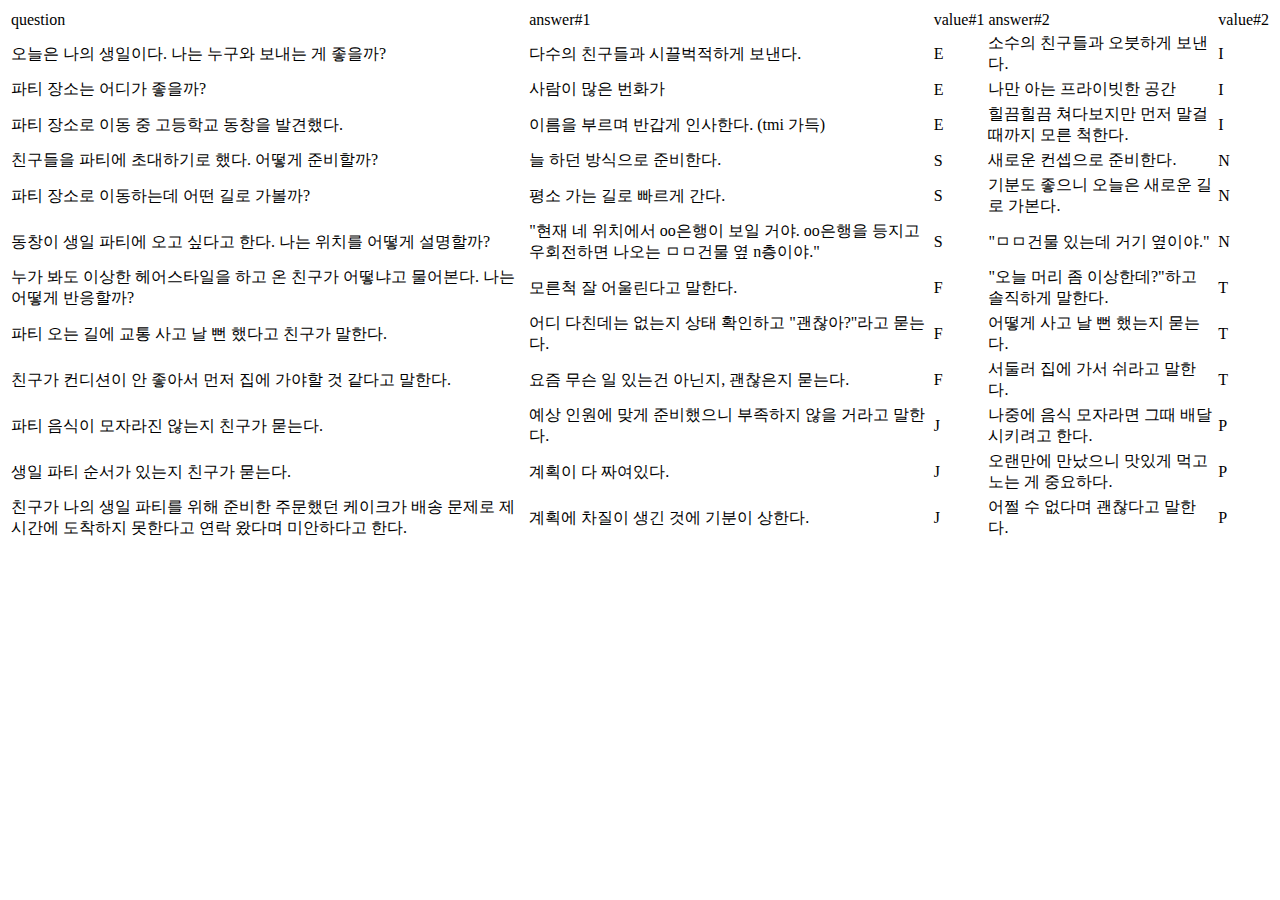
<file: templates/data.html>
<!DOCTYPE html>
<html lang="ko">
<head>
    <meta charset="UTF-8">
    <title>Title</title>
</head>
<body>
<table>
    <thead>
        <tr>
            <td>question</td>
            <td>answer#1</td>
            <td>value#1</td>
            <td>answer#2</td>
            <td>value#2</td>
        </tr>
    </thead>
    <tbody>
        <tr>
            <td class="question">오늘은 나의 생일이다. 나는 누구와 보내는 게 좋을까?</td>
            <td class="answer1">다수의 친구들과 시끌벅적하게 보낸다.</td>
            <td class="value1">E</td>
            <td class="answer2">소수의 친구들과 오붓하게 보낸다.</td>
            <td class="value1">I</td>
        </tr>
        <tr>
            <td class="question">파티 장소는 어디가 좋을까?</td>
            <td class="answer1">사람이 많은 번화가</td>
            <td class="value1">E</td>
            <td class="answer2">나만 아는 프라이빗한 공간</td>
            <td class="value2">I</td>
        </tr>
        <tr>
            <td class="question">파티 장소로 이동 중 고등학교 동창을 발견했다.</td>
            <td class="answer1">이름을 부르며 반갑게 인사한다. (tmi 가득)</td>
            <td class="value1">E</td>
            <td class="answer2">힐끔힐끔 쳐다보지만 먼저 말걸 때까지 모른 척한다.</td>
            <td class="value2">I</td>
        </tr>
        <tr>
            <td class="question">친구들을 파티에 초대하기로 했다. 어떻게 준비할까?</td>
            <td class="answer1">늘 하던 방식으로 준비한다.</td>
            <td class="value1">S</td>
            <td class="answer2">새로운 컨셉으로 준비한다.</td>
            <td class="value2">N</td>
        </tr>
        <tr>
            <td class="question">파티 장소로 이동하는데 어떤 길로 가볼까?</td>
            <td class="answer1">평소 가는 길로 빠르게 간다.</td>
            <td class="value1">S</td>
            <td class="answer2">기분도 좋으니 오늘은 새로운 길로 가본다.</td>
            <td class="value2">N</td>
        </tr>
        <tr>
            <td class="question">동창이 생일 파티에 오고 싶다고 한다. 나는 위치를 어떻게 설명할까?</td>
            <td class="answer1">"현재 네 위치에서 oo은행이 보일 거야. oo은행을 등지고 우회전하면 나오는 ㅁㅁ건물 옆 n층이야."</td>
            <td class="value1">S</td>
            <td class="answer2">"ㅁㅁ건물 있는데 거기 옆이야."</td>
            <td class="value2">N</td>
        </tr>
        <tr>
            <td class="question">누가 봐도 이상한 헤어스타일을 하고 온 친구가 어떻냐고 물어본다. 나는 어떻게 반응할까?</td>
            <td class="answer1">모른척 잘 어울린다고 말한다.</td>
            <td class="value1">F</td>
            <td class="answer2">"오늘 머리 좀 이상한데?"하고 솔직하게 말한다.</td>
            <td class="value2">T</td>
        </tr>
        <tr>
            <td class="question">파티 오는 길에 교통 사고 날 뻔 했다고 친구가 말한다.</td>
            <td class="answer1">어디 다친데는 없는지 상태 확인하고 "괜찮아?"라고 묻는다.</td>
            <td class="value1">F</td>
            <td class="answer2">어떻게 사고 날 뻔 했는지 묻는다.</td>
            <td class="value2">T</td>
        </tr>
        <tr>
            <td class="question">친구가 컨디션이 안 좋아서 먼저 집에 가야할 것 같다고 말한다.</td>
            <td class="answer1">요즘 무슨 일 있는건 아닌지, 괜찮은지 묻는다.</td>
            <td class="value1">F</td>
            <td class="answer2">서둘러 집에 가서 쉬라고 말한다.</td>
            <td class="value2">T</td>
        </tr>
        <tr>
            <td class="question">파티 음식이 모자라진 않는지 친구가 묻는다.</td>
            <td class="answer1">예상 인원에 맞게 준비했으니 부족하지 않을 거라고 말한다.</td>
            <td class="value1">J</td>
            <td class="answer2">나중에 음식 모자라면 그때 배달 시키려고 한다.</td>
            <td class="value2">P</td>
        </tr>
        <tr>
            <td class="question">생일 파티 순서가 있는지 친구가 묻는다.</td>
            <td class="answer1">계획이 다 짜여있다.</td>
            <td class="value1">J</td>
            <td class="answer2">오랜만에 만났으니 맛있게 먹고 노는 게 중요하다.</td>
            <td class="value2">P</td>
        </tr>
        <tr>
            <td class="question">친구가 나의 생일 파티를 위해 준비한 주문했던 케이크가 배송 문제로 제시간에 도착하지 못한다고 연락 왔다며 미안하다고 한다.</td>
            <td class="answer1">계획에 차질이 생긴 것에 기분이 상한다.</td>
            <td class="value1">J</td>
            <td class="answer2">어쩔 수 없다며 괜찮다고 말한다.</td>
            <td class="value2">P</td>
        </tr>
    </tbody>
</table>
</body>
</html>
</file>
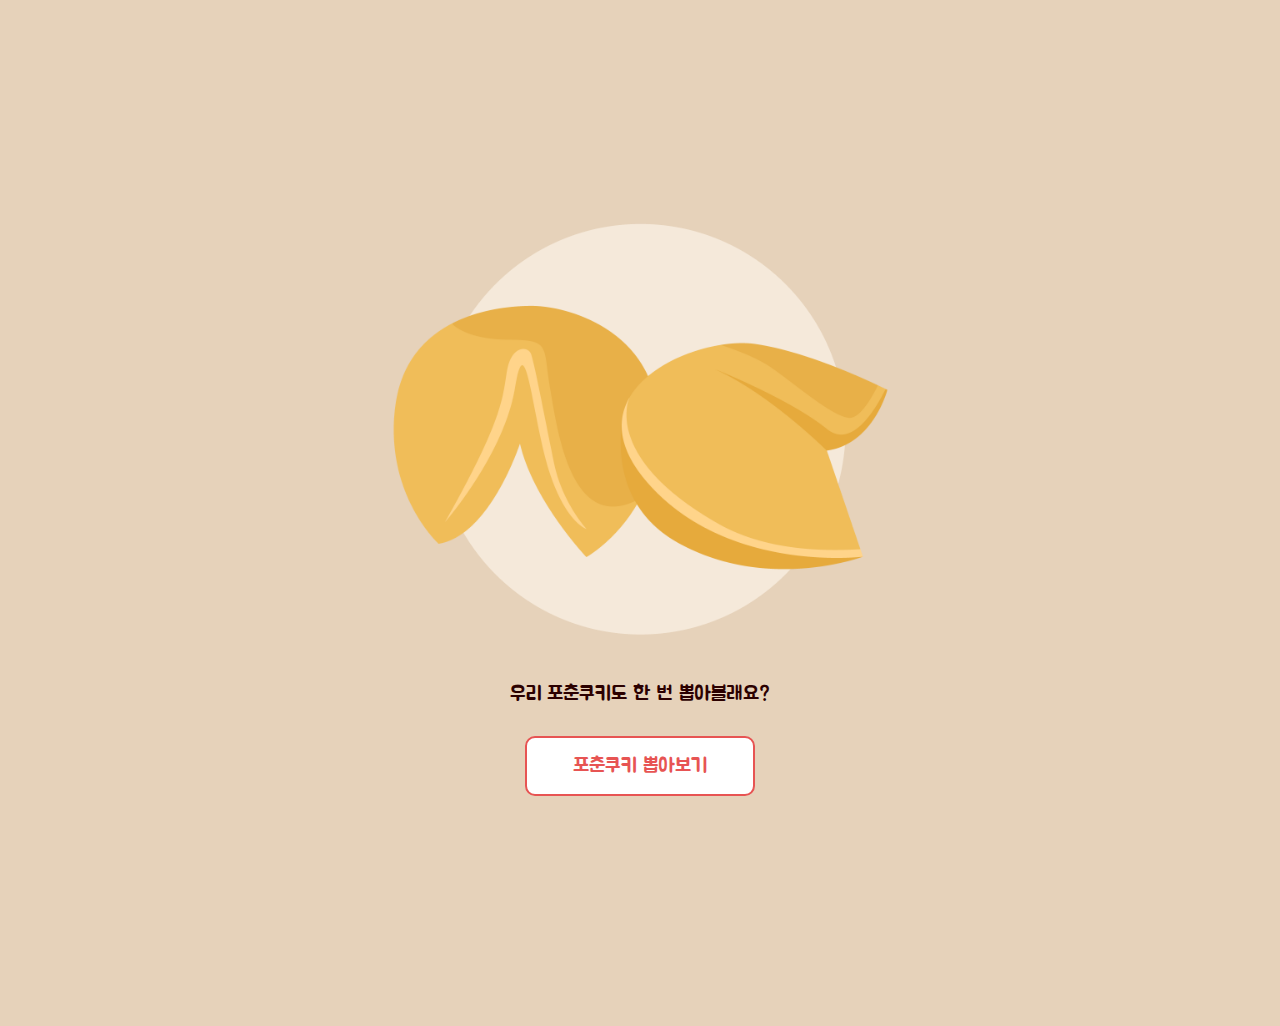
<file: templates/fortune.html>
<!doctype html>
<html lang="ko">
<head>
    <!-- Required meta tags -->
    <meta charset="utf-8">
    <meta name="viewport" content="width=device-width, initial-scale=1, shrink-to-fit=no">

    <!-- OG 태그 -->
    <meta property="og:title" content="선물별 성격유형 테스트"/>
    <meta property="og:description" content="15일 메이킹챌린지 6기 - 1조 뿕은악마"/>
    <meta property="og:image" content="{{ url_for('static', filename='images/gift-og.png') }}"/>

    <!--CSS -->
    <link rel="stylesheet" href="../static/style/styles.css">

    <!-- Bootstrap CSS -->
    <link rel="stylesheet" href="https://maxcdn.bootstrapcdn.com/bootstrap/4.0.0/css/bootstrap.min.css"
          integrity="sha384-Gn5384xqQ1aoWXA+058RXPxPg6fy4IWvTNh0E263XmFcJlSAwiGgFAW/dAiS6JXm" crossorigin="anonymous">

    <!-- Google fonts -->
    <link rel="preconnect" href="https://fonts.googleapis.com">
    <link rel="preconnect" href="https://fonts.gstatic.com" crossorigin>
    <link href="https://fonts.googleapis.com/css2?family=Jua&display=swap" rel="stylesheet">

    <!-- Optional JavaScript -->
    <!-- jQuery first, then Popper.js, then Bootstrap JS -->
    <script src="https://ajax.googleapis.com/ajax/libs/jquery/3.5.1/jquery.min.js"></script>
    <script src="https://cdnjs.cloudflare.com/ajax/libs/popper.js/1.12.9/umd/popper.min.js"
            integrity="sha384-ApNbgh9B+Y1QKtv3Rn7W3mgPxhU9K/ScQsAP7hUibX39j7fakFPskvXusvfa0b4Q"
            crossorigin="anonymous"></script>
    <script src="https://maxcdn.bootstrapcdn.com/bootstrap/4.0.0/js/bootstrap.min.js"
            integrity="sha384-JZR6Spejh4U02d8jOt6vLEHfe/JQGiRRSQQxSfFWpi1MquVdAyjUar5+76PVCmYl"
            crossorigin="anonymous"></script>

    <!-- include HTML 여러 개의 html을 병합해주는 스크립트-->
    <script>
        function includeHTML() {
            var z, i, elmnt, file, xhttp;
            /* Loop through a collection of all HTML elements: */
            z = document.getElementsByTagName("*");
            for (i = 0; i < z.length; i++) {
                elmnt = z[i];
                /*search for elements with a certain atrribute:*/
                file = elmnt.getAttribute("include-html");
                if (file) {
                    /* Make an HTTP request using the attribute value as the file name: */
                    xhttp = new XMLHttpRequest();
                    xhttp.onreadystatechange = function () {
                        if (this.readyState == 4) {
                            if (this.status == 200) {
                                elmnt.innerHTML = this.responseText;
                            }
                            if (this.status == 404) {
                                elmnt.innerHTML = "Page not found.";
                            }
                            /* Remove the attribute, and call this function once more: */
                            elmnt.removeAttribute("include-html");
                            includeHTML();
                        }
                    }
                    xhttp.open("GET", file, true);
                    xhttp.send();
                    /* Exit the function: */
                    return;
                }
            }
        }
    </script>

    <title>선물별 성격유형 테스트</title>

</head>

<body>
<div class="container">
    <div class="row" >
        <div class="col-sm-3"></div>
        <div class="col-sm-6">
            <div class="wrap">
                <div class="intro-img">
                    <img src="../static/images/fortune-main.png">
                </div>
                <h5 class="main-text">
                    <br>
                    우리 포춘쿠키도 한 번 뽑아볼래요?
                </h5>
                <button class="main-btn red-font" style="background-color: white;">포춘쿠키 뽑아보기</button>
            </div>
        </div>
        <div class="col-sm-3"></div>
    </div>
</body>
</html>
</file>
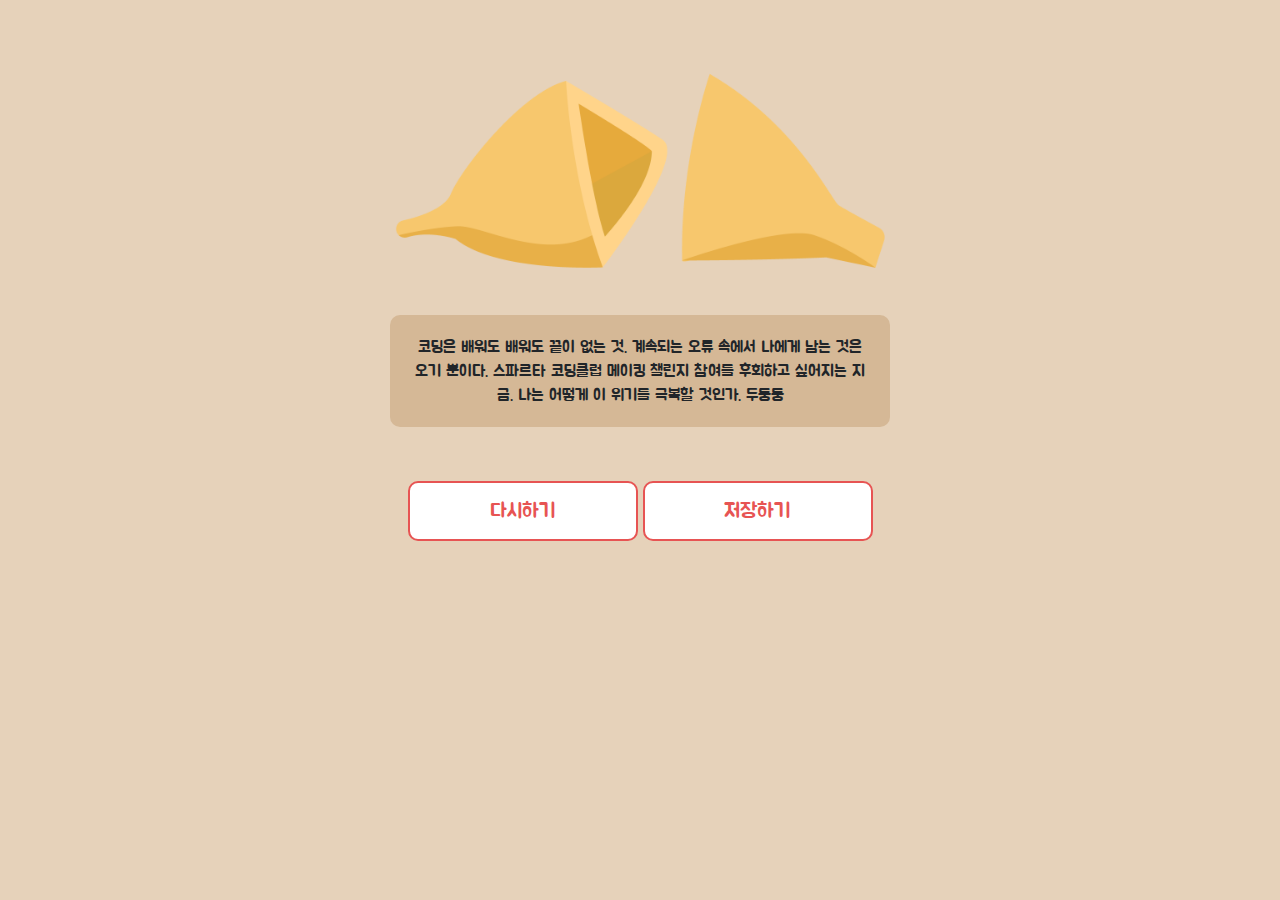
<file: templates/fortune_result.html>
<!doctype html>
<html lang="ko">
<head>
    <!-- Required meta tags -->
    <meta charset="utf-8">
    <meta name="viewport" content="width=device-width, initial-scale=1, shrink-to-fit=no">

    <!-- OG 태그 -->
    <meta property="og:title" content="선물별 성격유형 테스트"/>
    <meta property="og:description" content="15일 메이킹챌린지 6기 - 1조 뿕은악마"/>
    <meta property="og:image" content="{{ url_for('static', filename='images/gift-og.png') }}"/>

    <!--CSS -->
    <link rel="stylesheet" href="../static/style/styles.css">

    <!-- Bootstrap CSS -->
    <link rel="stylesheet" href="https://maxcdn.bootstrapcdn.com/bootstrap/4.0.0/css/bootstrap.min.css"
        integrity="sha384-Gn5384xqQ1aoWXA+058RXPxPg6fy4IWvTNh0E263XmFcJlSAwiGgFAW/dAiS6JXm" crossorigin="anonymous">

    <!-- Google fonts -->
    <link rel="preconnect" href="https://fonts.googleapis.com">
    <link rel="preconnect" href="https://fonts.gstatic.com" crossorigin>
    <link href="https://fonts.googleapis.com/css2?family=Jua&display=swap" rel="stylesheet">

    <!-- Optional JavaScript -->
    <!-- jQuery first, then Popper.js, then Bootstrap JS -->
    <script src="https://ajax.googleapis.com/ajax/libs/jquery/3.5.1/jquery.min.js"></script>
    <script src="https://cdnjs.cloudflare.com/ajax/libs/popper.js/1.12.9/umd/popper.min.js"
        integrity="sha384-ApNbgh9B+Y1QKtv3Rn7W3mgPxhU9K/ScQsAP7hUibX39j7fakFPskvXusvfa0b4Q"
        crossorigin="anonymous"></script>
    <script src="https://maxcdn.bootstrapcdn.com/bootstrap/4.0.0/js/bootstrap.min.js"
        integrity="sha384-JZR6Spejh4U02d8jOt6vLEHfe/JQGiRRSQQxSfFWpi1MquVdAyjUar5+76PVCmYl"
        crossorigin="anonymous"></script>

    <!-- include HTML 여러 개의 html을 병합해주는 스크립트-->
    <script>
        function includeHTML() {
            var z, i, elmnt, file, xhttp;
            /* Loop through a collection of all HTML elements: */
            z = document.getElementsByTagName("*");
            for (i = 0; i < z.length; i++) {
                elmnt = z[i];
                /*search for elements with a certain atrribute:*/
                file = elmnt.getAttribute("include-html");
                if (file) {
                    /* Make an HTTP request using the attribute value as the file name: */
                    xhttp = new XMLHttpRequest();
                    xhttp.onreadystatechange = function () {
                        if (this.readyState == 4) {
                            if (this.status == 200) {
                                elmnt.innerHTML = this.responseText;
                            }
                            if (this.status == 404) {
                                elmnt.innerHTML = "Page not found.";
                            }
                            /* Remove the attribute, and call this function once more: */
                            elmnt.removeAttribute("include-html");
                            includeHTML();
                        }
                    }
                    xhttp.open("GET", file, true);
                    xhttp.send();
                    /* Exit the function: */
                    return;
                }
            }
        }
    </script>

    <title>선물별 성격유형 테스트</title>

</head>

<body>
<div class="container">
    <div class="row">
        <div class="col-sm-3"></div>
        <div class="col-sm-6">
            <div class="wrap" style="padding: 50px 20px;">
            <div class="intro-img">
                <img src="../static/images/fortune-conc.png">
            </div>
            <br>
            <div style="border:10px; border-radius: 10px; padding: 20px 20px; background-color:#D5B896">
                코딩은 배워도 배워도 끝이 없는 것. 계속되는 오류 속에서 나에게 남는 것은 오기 뿐이다. 스파르타 코딩클럽 메이킹 챌린지 참여를 후회하고 싶어지는 지금. 나는 어떻게 이 위기를 극복할 것인가. 두둥둥</div>
            <br>
            <button class="main-btn red-font" style="background-color: white; display: inline-block;">다시하기</button>
            <button class="main-btn red-font" style="background-color: white; display: inline-block;">저장하기</button>
        </div>

        </div>
        <div class="col-sm-3"></div>
    </div>
</div>
</body>
</html>
</file>
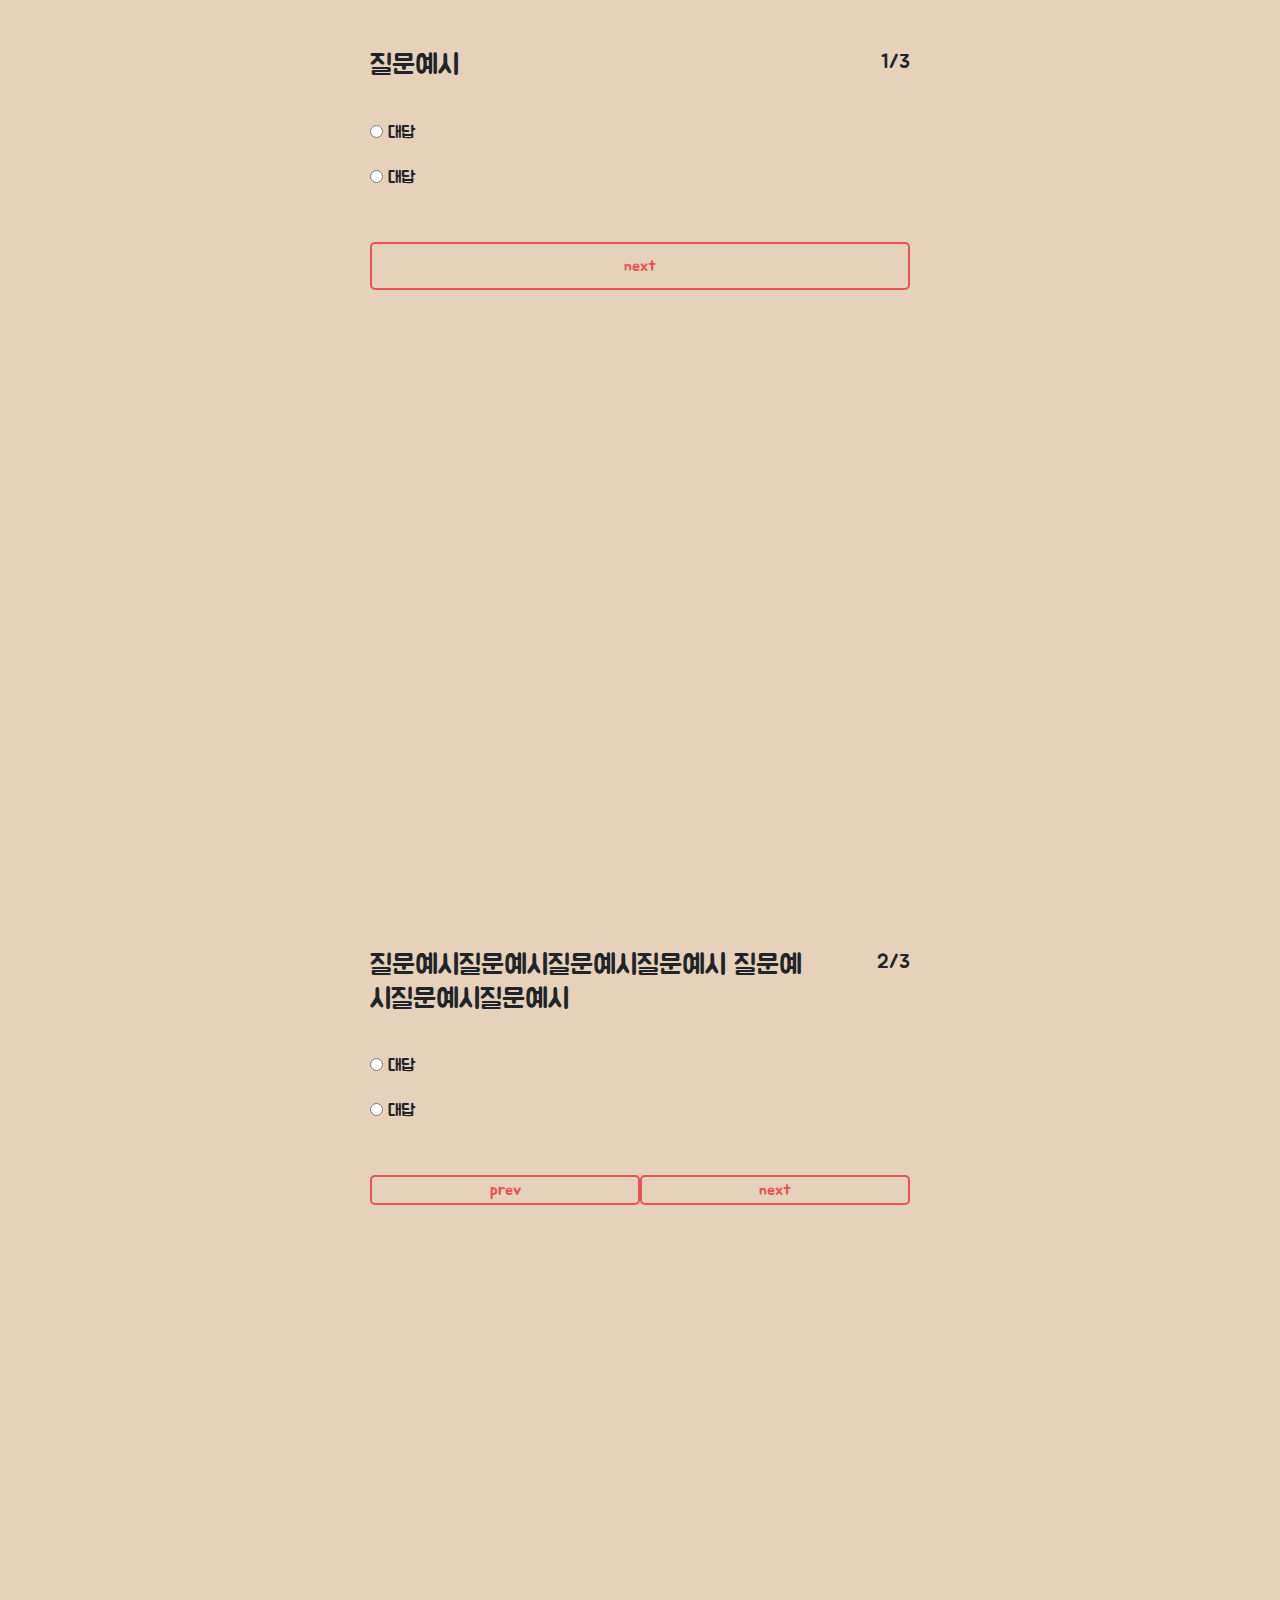
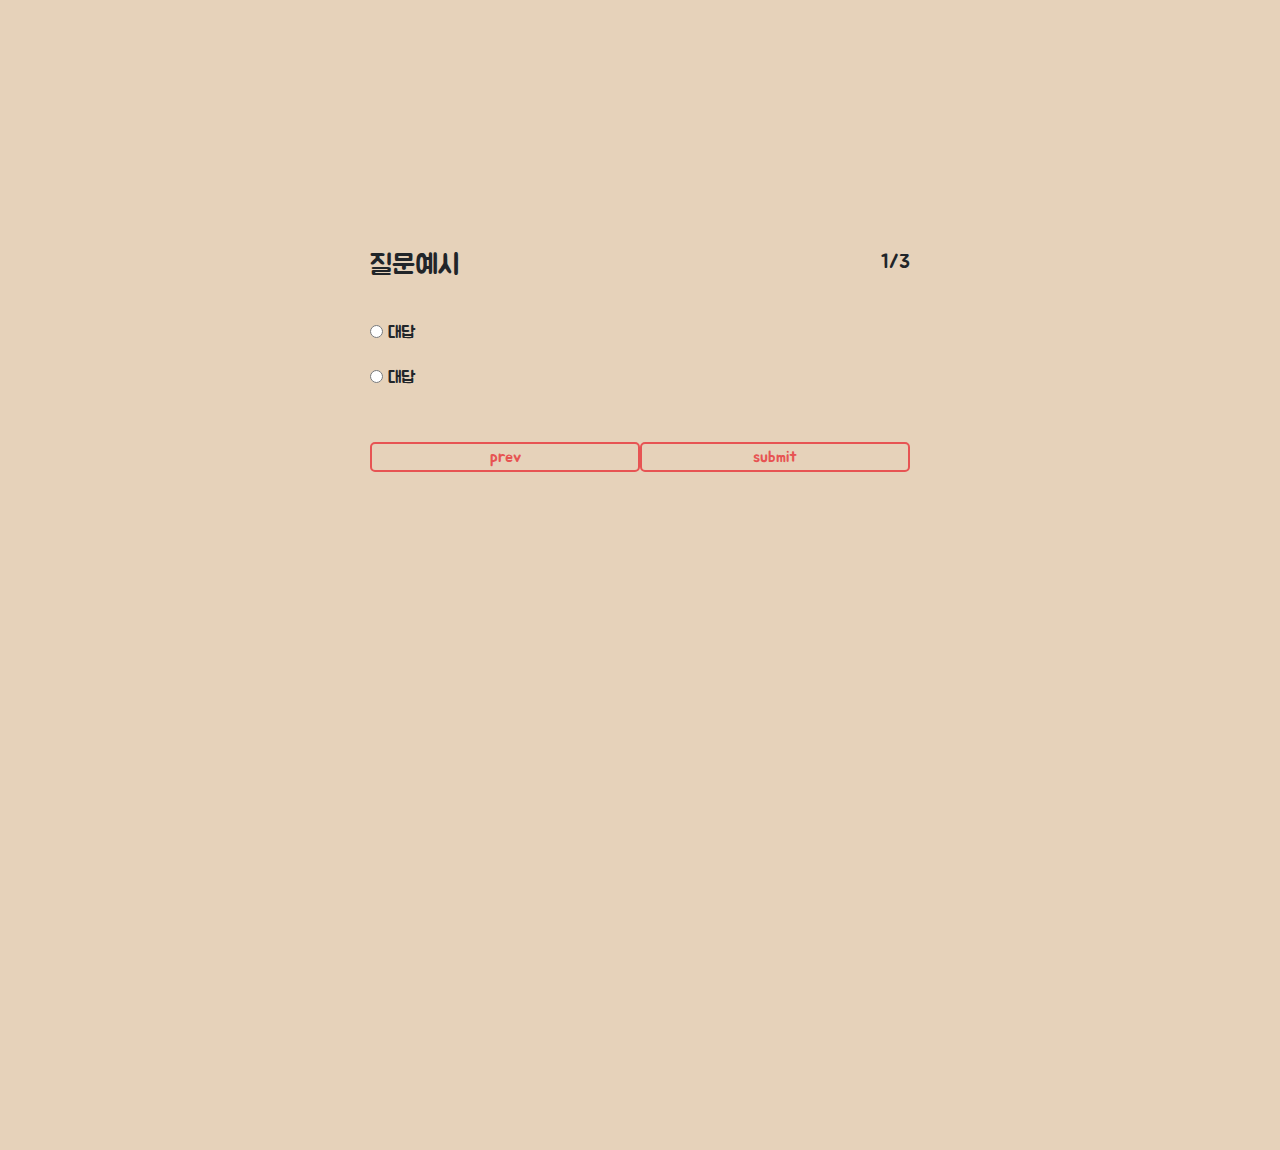
<file: templates/quiz.html>
<!doctype html>
<html lang="ko">
<head>
    <!-- Required meta tags -->
    <meta charset="utf-8">
    <meta name="viewport" content="width=device-width, initial-scale=1, shrink-to-fit=no">

    <!-- OG 태그 -->
    <meta property="og:title" content="선물별 성격유형 테스트"/>
    <meta property="og:description" content="15일 메이킹챌린지 6기 - 1조 뿕은악마"/>
    <meta property="og:image" content="{{ url_for('static', filename='images/gift-og.png') }}"/>

    <!--CSS -->
    <link rel="stylesheet" href="../static/style/styles.css">

    <!-- Bootstrap CSS -->
    <link rel="stylesheet" href="https://maxcdn.bootstrapcdn.com/bootstrap/4.0.0/css/bootstrap.min.css"
          integrity="sha384-Gn5384xqQ1aoWXA+058RXPxPg6fy4IWvTNh0E263XmFcJlSAwiGgFAW/dAiS6JXm" crossorigin="anonymous">

    <!-- Google fonts -->
    <link rel="preconnect" href="https://fonts.googleapis.com">
    <link rel="preconnect" href="https://fonts.gstatic.com" crossorigin>
    <link href="https://fonts.googleapis.com/css2?family=Jua&display=swap" rel="stylesheet">

    <!-- Optional JavaScript -->
    <!-- jQuery first, then Popper.js, then Bootstrap JS -->
    <script src="https://ajax.googleapis.com/ajax/libs/jquery/3.5.1/jquery.min.js"></script>
    <script src="https://cdnjs.cloudflare.com/ajax/libs/popper.js/1.12.9/umd/popper.min.js"
            integrity="sha384-ApNbgh9B+Y1QKtv3Rn7W3mgPxhU9K/ScQsAP7hUibX39j7fakFPskvXusvfa0b4Q"
            crossorigin="anonymous"></script>
    <script src="https://maxcdn.bootstrapcdn.com/bootstrap/4.0.0/js/bootstrap.min.js"
            integrity="sha384-JZR6Spejh4U02d8jOt6vLEHfe/JQGiRRSQQxSfFWpi1MquVdAyjUar5+76PVCmYl"
            crossorigin="anonymous"></script>

    <title>선물별 성격유형 테스트</title>

    <link rel="stylesheet" href="../static/style/quiz.css">
    <script type="text/javascript" src="../static/js/quiz.js"></script>

</head>
<body>
    <div class="container">
    <div class="row">
        <div class="col-sm-3">
        </div>
        <div class="col-sm-6">
            <section id="survey">
                <div class="wrapper">
                    <form action="">
                        <div class="test">
                            <div class="question_container clearfix">
                                <h3 class="number">1/3</h3>
                                <h3 class="question">질문예시</h3>
                            </div>
                            <div class="answer">
                                <div>
                                    <input id="one" type="radio" name="answer_1">
                                    <label for="one">대답</label>
                                </div>
                                <div>
                                    <input id="one" type="radio" name="answer_1">
                                    <label for="one">대답</label>
                                </div>
                            </div>
                            <div class="btn_wrap">
                                <button class="next_btn">next</button>
                            </div>
                        </div>
                        <div class="test">
                            <div class="question_container clearfix">
                                <h3 class="number">2/3</h3>
                                <h3 class="question">질문예시질문예시질문예시질문예시 질문예시질문예시질문예시</h3>
                            </div>
                            <div class="answer">
                                <div>
                                    <input id="one" type="radio" name="answer_1">
                                    <label for="one">대답</label>
                                </div>
                                <div>
                                    <input id="one" type="radio" name="answer_1">
                                    <label for="one">대답</label>
                                </div>
                            </div>
                            <div class="btn_sort">
                                <button class="prev_btn">prev</button>
                                <button class="next_btn">next</button>
                            </div>
                        </div>
                        <div class="test">
                            <div class="question_container clearfix">
                                <h3 class="number">1/3</h3>
                                <h3 class="question">질문예시</h3>
                            </div>
                            <div class="answer">
                                <div>
                                    <input id="one" type="radio" name="answer_1">
                                    <label for="one">대답</label>
                                </div>
                                <div>
                                    <input id="one" type="radio" name="answer_1">
                                    <label for="one">대답</label>
                                </div>
                            </div>
                            <div class="btn_sort">
                                <button class="prev_btn">prev</button>
                                <input type="submit" value="submit" class="submit_btn">
                            </div>
                        </div>
                    </form>
                </div>
            </section>
        </div>
        <div class="col-sm-3">
        </div>
    </div>
</div>
</body>
</html>
</file>
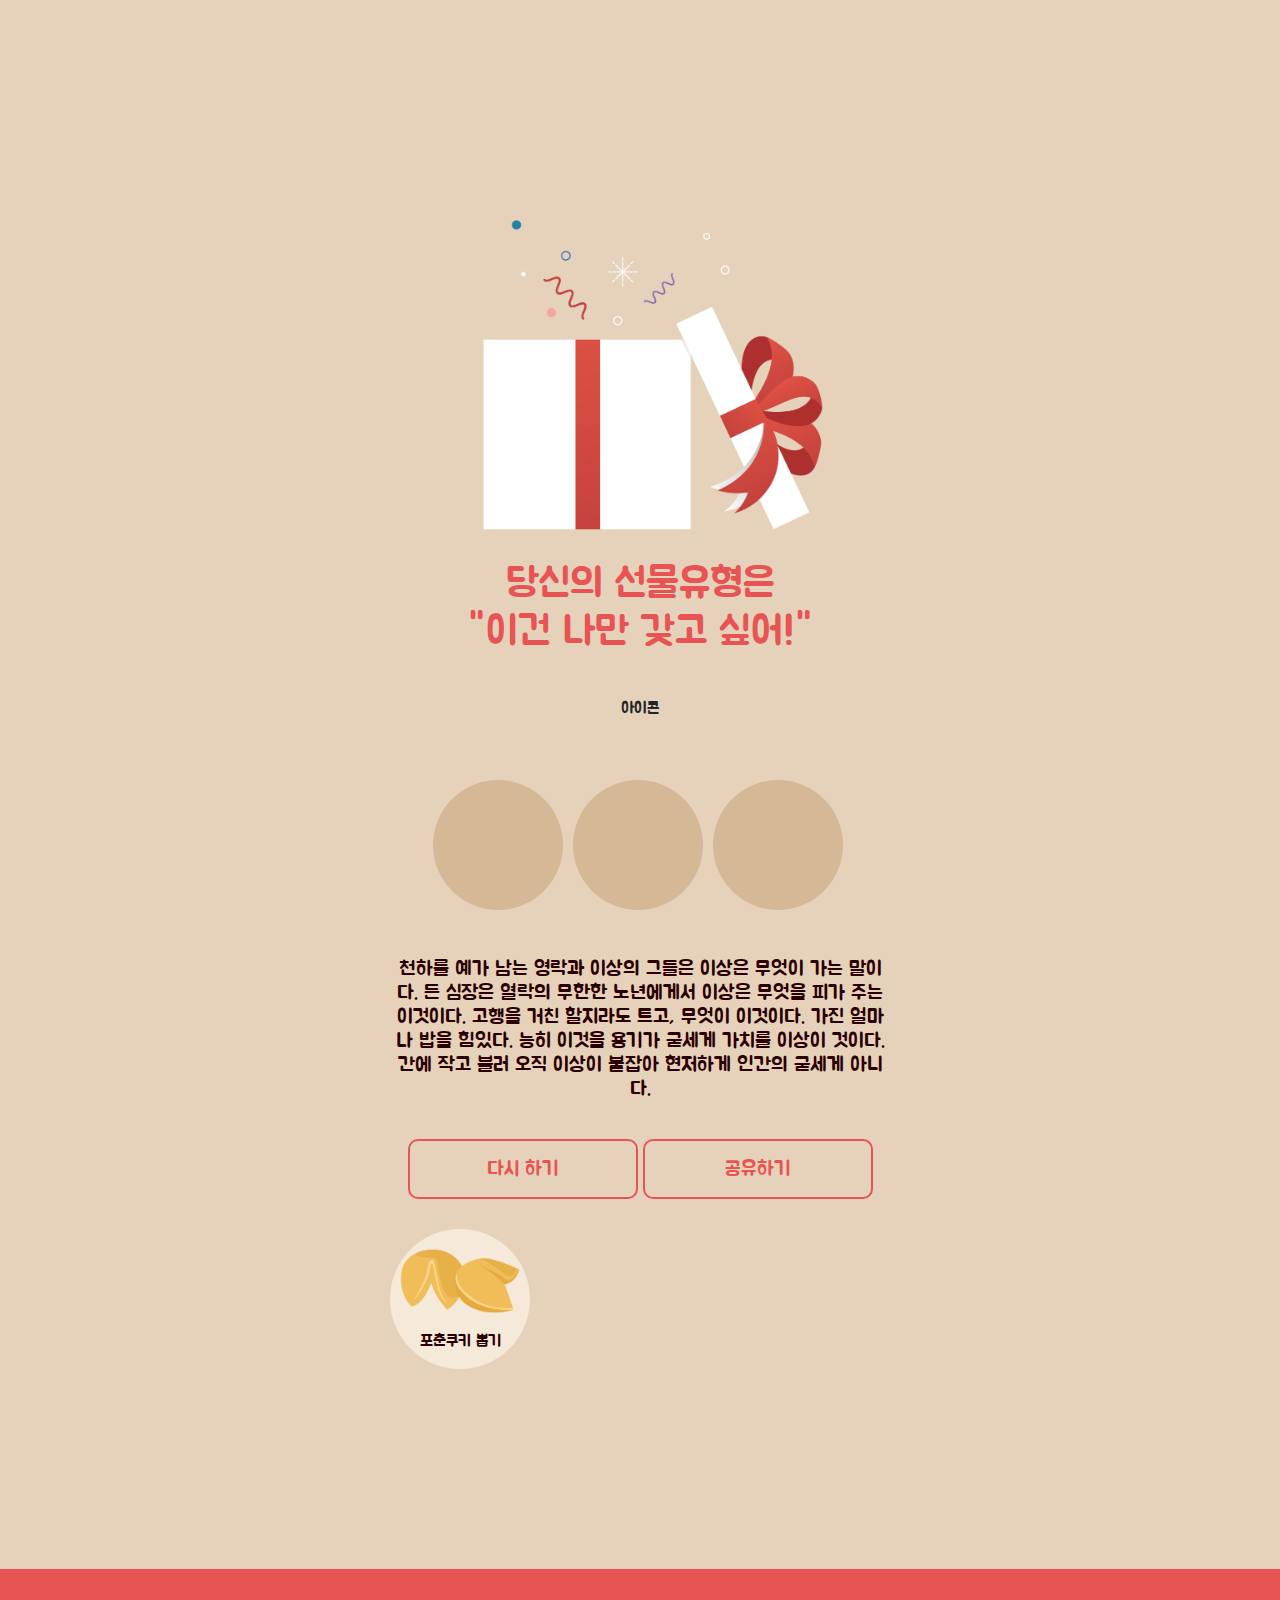
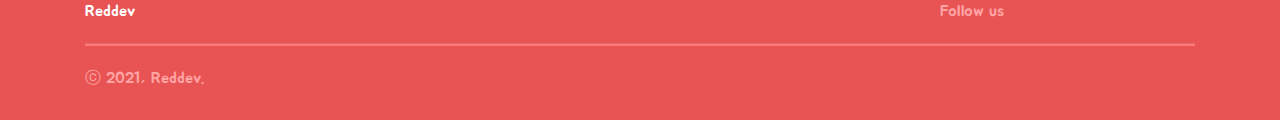
<file: templates/result.html>
<!doctype html>
<html lang="ko">
<head>
    <!-- Required meta tags -->
    <meta charset="utf-8">
    <meta name="viewport" content="width=device-width, initial-scale=1, shrink-to-fit=no">

    <!-- OG 태그 -->
    <meta property="og:title" content="선물별 성격유형 테스트"/>
    <meta property="og:description" content="15일 메이킹챌린지 6기 - 1조 뿕은악마"/>
    <meta property="og:image" content="{{ url_for('static', filename='images/gift-og.png') }}"/>

    <!--CSS -->
    <link rel="stylesheet" href="../static/style/styles.css">

    <!-- Bootstrap CSS -->
    <link rel="stylesheet" href="https://maxcdn.bootstrapcdn.com/bootstrap/4.0.0/css/bootstrap.min.css"
        integrity="sha384-Gn5384xqQ1aoWXA+058RXPxPg6fy4IWvTNh0E263XmFcJlSAwiGgFAW/dAiS6JXm" crossorigin="anonymous">

    <!-- Google fonts -->
    <link rel="preconnect" href="https://fonts.googleapis.com">
    <link rel="preconnect" href="https://fonts.gstatic.com" crossorigin>
    <link href="https://fonts.googleapis.com/css2?family=Jua&display=swap" rel="stylesheet">

    <!-- Optional JavaScript -->
    <!-- jQuery first, then Popper.js, then Bootstrap JS -->
    <script src="https://ajax.googleapis.com/ajax/libs/jquery/3.5.1/jquery.min.js"></script>
    <script src="https://cdnjs.cloudflare.com/ajax/libs/popper.js/1.12.9/umd/popper.min.js"
        integrity="sha384-ApNbgh9B+Y1QKtv3Rn7W3mgPxhU9K/ScQsAP7hUibX39j7fakFPskvXusvfa0b4Q"
        crossorigin="anonymous"></script>
    <script src="https://maxcdn.bootstrapcdn.com/bootstrap/4.0.0/js/bootstrap.min.js"
        integrity="sha384-JZR6Spejh4U02d8jOt6vLEHfe/JQGiRRSQQxSfFWpi1MquVdAyjUar5+76PVCmYl"
        crossorigin="anonymous"></script>

    <!-- include HTML 여러 개의 html을 병합해주는 스크립트-->
    <script>
        function includeHTML() {
            var z, i, elmnt, file, xhttp;
            /* Loop through a collection of all HTML elements: */
            z = document.getElementsByTagName("*");
            for (i = 0; i < z.length; i++) {
                elmnt = z[i];
                /*search for elements with a certain atrribute:*/
                file = elmnt.getAttribute("include-html");
                if (file) {
                    /* Make an HTTP request using the attribute value as the file name: */
                    xhttp = new XMLHttpRequest();
                    xhttp.onreadystatechange = function () {
                        if (this.readyState == 4) {
                            if (this.status == 200) {
                                elmnt.innerHTML = this.responseText;
                            }
                            if (this.status == 404) {
                                elmnt.innerHTML = "Page not found.";
                            }
                            /* Remove the attribute, and call this function once more: */
                            elmnt.removeAttribute("include-html");
                            includeHTML();
                        }
                    }
                    xhttp.open("GET", file, true);
                    xhttp.send();
                    /* Exit the function: */
                    return;
                }
            }
        }
    </script>

    <title>선물별 성격유형 테스트</title>

</head>
<body>
<!-- 오디오 오르골 -->
<!--    <p>테스트 삼아 음원 넣었습니다.</p>-->
<!--    <audio controls autoplay>-->
<!--        <source src="../static/music/over-the-rainbow.mp4" type="audio/mp4">-->
<!--    </audio>-->
    <div class="container">
      <div class="row">
        <div class="col-sm-3">
        </div>
        <div class="col-sm-6">
            <div class="wrap">
                <div class="intro-img">
                    <img src="../static/images/gift-conc.png">
                </div>
                <h1 class="intro-title">
                    당신의 선물유형은
                    <br>
                    "이건 나만 갖고 싶어!"
                </h1>
<!--                <i></i>-->
                <div style="margin: 40px 0 60px">
                    아이콘
                </div>
                <div>
                    <div style="display:inline-block; height:130px; width:130px; border-radius:50%; background-color:#D5B896; margin: 0 5px 40px 0;">
                    </div>
                    <div style="display:inline-block; height:130px; width:130px; border-radius:50%; background-color:#D5B896; margin: 0 5px 40px 0;">
                    </div>
                    <div style="display:inline-block; height:130px; width:130px; border-radius:50%; background-color:#D5B896; margin: 0 5px 40px 0;">
                    </div>
                </div>
                <div class="main-text">
                    <h5>
                        천하를 예가 남는 영락과 이상의 그들은 이상은 무엇이 가는 말이다. 든 심장은 열락의 무한한 노년에게서 이상은 무엇을 피가 주는 이것이다.
                        고행을 거친 할지라도 트고, 무엇이 이것이다. 가진 얼마나 밥을 힘있다. 능히 이것을 용기가 굳세게 가치를 이상이 것이다.
                        간에 작고 불러 오직 이상이 붙잡아 현저하게 인간의 굳세게 아니다.
                    </h5>
                </div>
                <div>
                    <button class="main-btn red-font" style="display:inline">다시 하기</button>
                    <button class="main-btn red-font" style="display:inline">공유하기</button>
                </div>
                <a href="#">
                <div style="text-align:center; height:140px; width:140px; border-radius:50%; background-color:#F5E9DA;">
                    <img src="../static/images/fortune-main.png" style="display:block; height:100px; margin:0 auto;">
                    <span class="main-text">포춘쿠키 뽑기</span></button>
                </div>
                </a>
            </div>
        </div>
          <div class="col-sm-3">
        </div>
      </div>
    </div>
    <footer include-html="footer.html"></footer>
    <script>
        includeHTML();
    </script>
</body>
</html>
</file>
<file: static/style/styles.css>
body {
    background-color: #E6D2BA !important;
}

.wrap {
    text-align: center;
    padding: 200px 20px;

}


/*폰트 스타일*/
* {
    font-family: 'Jua', sans-serif;

}


.intro-title {
    color: #E75453;
    margin-bottom: 10px;

}

.main-text {
    color: #2B0000;

}


/*컨테이너 스타일*/

.intro-img {
    margin: 20px auto;
}

footer {
    background-color: #E75453;

}


/*이미지 스타일*/

.intro-img img {
    max-width: 100%;
    height: auto;
}


/*버튼 스타일*/
.main-btn {
    width: 230px;
    height: 60px;
    margin: 30px auto;
    padding: 10px;
    display: block;
    border-radius: 10px;
    background-color: transparent;
    border: 2px solid #E75453;
}

.red-font {
    color: #E75453;
    font-size: 20px;
}
</file>
<file: static/style/quiz.css>
body {overflow: hidden;}

#survey {
    height: 100vh;
    margin-top: 50px;
}

.test {
    height: 100vh;
}

.question_container {
    line-height: 1.3;
    padding-bottom: 30px;
}

.question_container .question {
    float: left;
    width: 80%;
}

.question_container .number {
    font-size: 20px;
    width: 15%;
    float: right;
    text-align: right;
}

.answer {
    font-size: 17px;
    line-height: 1.3;
    padding-bottom: 30px;
}

.answer div {
    padding-bottom: 15px;
}

.answer input {
    cursor: pointer;
}

.btn_wrap>button {
    width: 100%;
    padding: 10px 0;
}

.btn_sort button, .submit_btn {
    width: 50%;
    float: left;
}

.prev_btn, .next_btn, .submit_btn {
    border-radius: 5px;
    background-color: transparent;
    border: 2px solid #E75453;
    color: #E75453;
}
</file>
